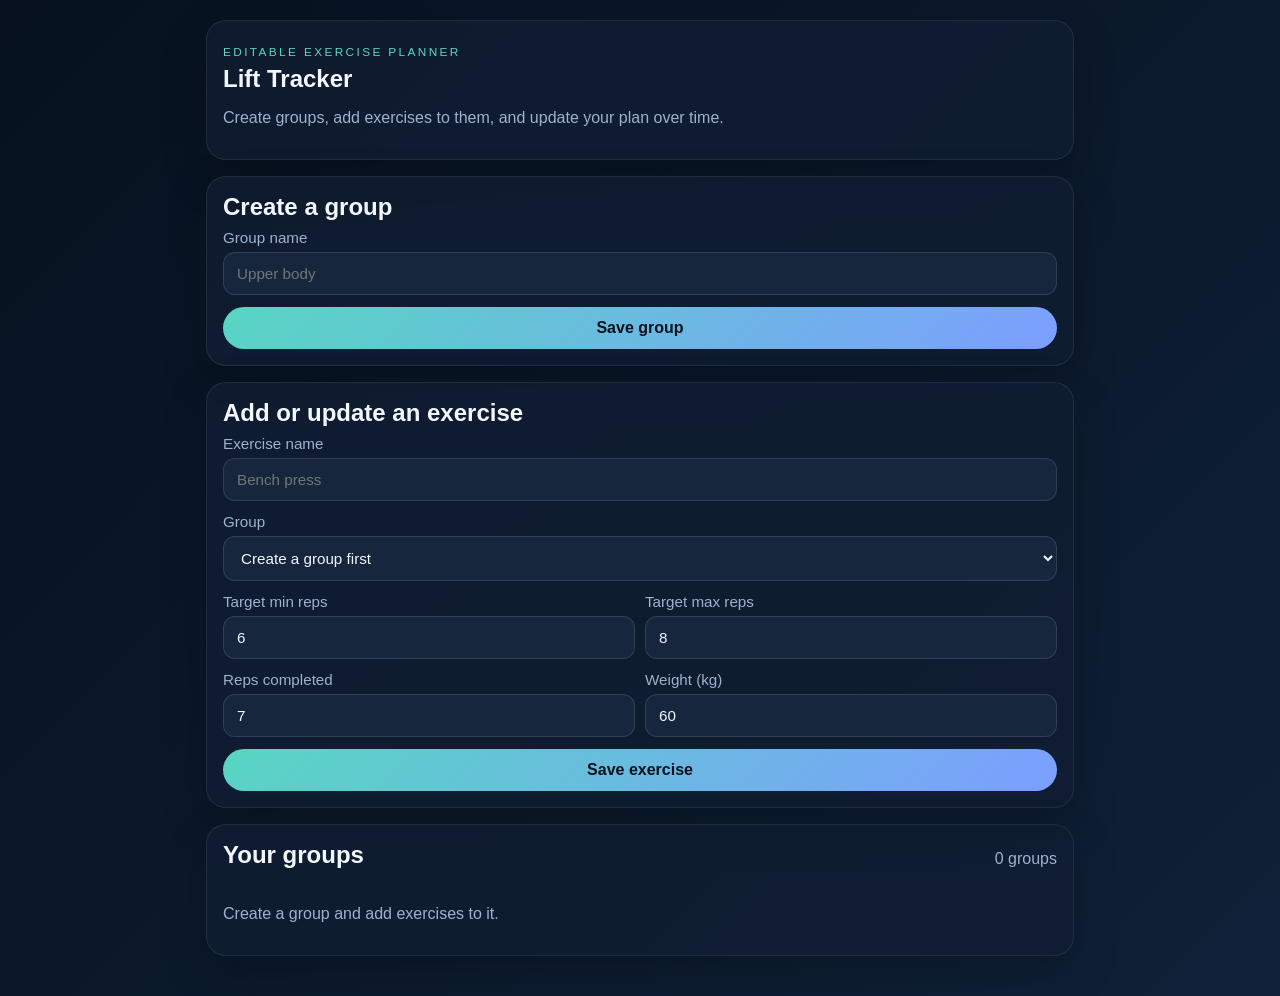
<file: index.html>
<!DOCTYPE html>
<html lang="en">
  <head>
    <meta charset="UTF-8" />
    <meta http-equiv="refresh" content="0; url=./lift_tracker.html" />
    <meta name="viewport" content="width=device-width, initial-scale=1.0" />
    <title>Lift Tracker</title>
  </head>
  <body>
    <p>Redirecting to Lift Tracker...</p>
    <script>window.location.replace("./lift_tracker.html");</script>
  </body>
</html>
</file>
<file: lift_tracker.css>
:root {
  color-scheme: dark;
  --bg: #07111f;
  --panel: #101d31;
  --panel-2: #16263d;
  --accent: #58d6c2;
  --accent-2: #7c9eff;
  --text: #f3f7ff;
  --muted: #9fb1cb;
  --danger: #ff6c7a;
}

* {
  box-sizing: border-box;
}

body {
  margin: 0;
  font-family: Inter, "Segoe UI", Roboto, sans-serif;
  background: linear-gradient(135deg, var(--bg), #0f2138);
  color: var(--text);
  min-height: 100vh;
}

.app-shell {
  max-width: 900px;
  margin: 0 auto;
  padding: 20px 16px 40px;
  display: grid;
  gap: 16px;
  padding-bottom: calc(40px + env(safe-area-inset-bottom));
}

.hero-card,
.card {
  background: rgba(16, 29, 49, 0.92);
  border: 1px solid rgba(255, 255, 255, 0.08);
  border-radius: 20px;
  box-shadow: 0 18px 45px rgba(0, 0, 0, 0.22);
  padding: 16px;
}

.hero-card {
  padding-top: 24px;
}

.eyebrow {
  text-transform: uppercase;
  letter-spacing: 0.2em;
  font-size: 0.74rem;
  color: var(--accent);
  margin: 0 0 6px;
}

h1,
h2 {
  margin: 0 0 8px;
}

.hero-text,
.empty-state,
.meta {
  color: var(--muted);
}

.group-form,
.exercise-form {
  display: grid;
  gap: 12px;
}

label {
  display: grid;
  gap: 6px;
  font-size: 0.95rem;
  color: var(--muted);
}

input,
button,
select {
  font: inherit;
}

input,
select {
  border: 1px solid rgba(255, 255, 255, 0.12);
  background: var(--panel-2);
  color: var(--text);
  border-radius: 12px;
  padding: 12px 13px;
}

.row {
  display: grid;
  grid-template-columns: 1fr 1fr;
  gap: 10px;
}

button {
  border: none;
  border-radius: 999px;
  padding: 12px 16px;
  background: linear-gradient(135deg, var(--accent), var(--accent-2));
  color: #04111d;
  font-weight: 700;
  cursor: pointer;
}

.section-head {
  display: flex;
  justify-content: space-between;
  align-items: center;
  gap: 10px;
  margin-bottom: 12px;
}

.group-list {
  display: grid;
  gap: 12px;
}

.group-card {
  background: rgba(255, 255, 255, 0.04);
  border: 1px solid rgba(255, 255, 255, 0.06);
  border-radius: 14px;
  padding: 12px;
  display: grid;
  gap: 10px;
  touch-action: manipulation;
}

.group-card header {
  display: flex;
  justify-content: space-between;
  gap: 10px;
  align-items: center;
}

.group-card strong {
  font-size: 1rem;
}

.exercise-list {
  display: grid;
  gap: 8px;
}

.exercise-card {
  background: rgba(255, 255, 255, 0.03);
  border-radius: 12px;
  padding: 10px;
  display: grid;
  gap: 6px;
  touch-action: manipulation;
}

.exercise-card header {
  display: flex;
  justify-content: space-between;
  gap: 10px;
  align-items: flex-start;
}

.form-actions {
  display: flex;
  gap: 8px;
  flex-wrap: wrap;
}

.edit-form {
  display: grid;
  gap: 10px;
}

.delete-btn,
.edit-btn,
.cancel-btn,
.save-btn {
  padding: 8px 10px;
}

.delete-btn {
  background: rgba(255, 108, 122, 0.18);
  color: #ffdce0;
}

.cancel-btn {
  background: rgba(255, 255, 255, 0.1);
  color: var(--text);
}

.save-btn {
  background: rgba(88, 214, 194, 0.2);
  color: #d8fff8;
}

@media (max-width: 700px) {
  .app-shell {
    padding: 12px 10px 28px;
  }

  .hero-card,
  .card {
    padding: 14px;
    border-radius: 16px;
  }

  .row {
    grid-template-columns: 1fr;
  }

  .group-card header,
  .exercise-card header {
    flex-direction: column;
    align-items: flex-start;
  }

  .form-actions {
    width: 100%;
  }

  .form-actions button {
    flex: 1;
    justify-content: center;
  }
}
</file>
